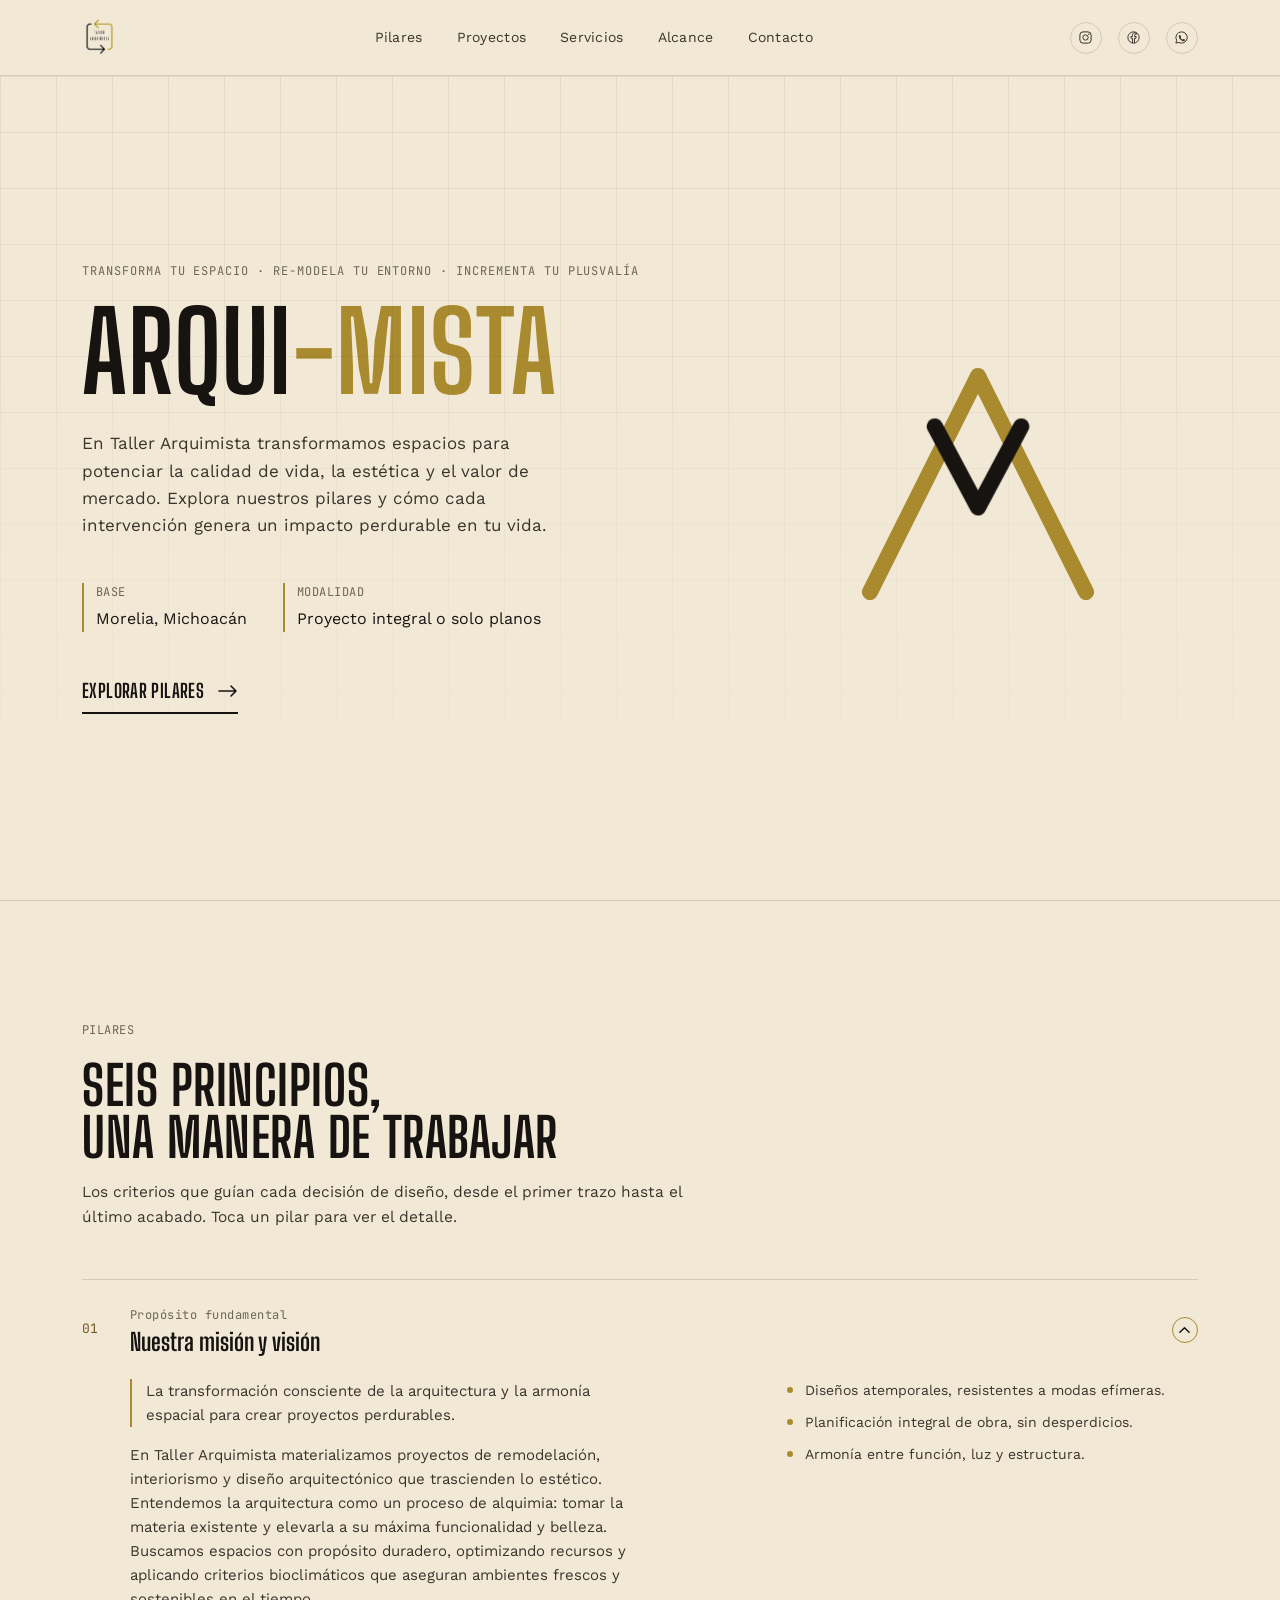
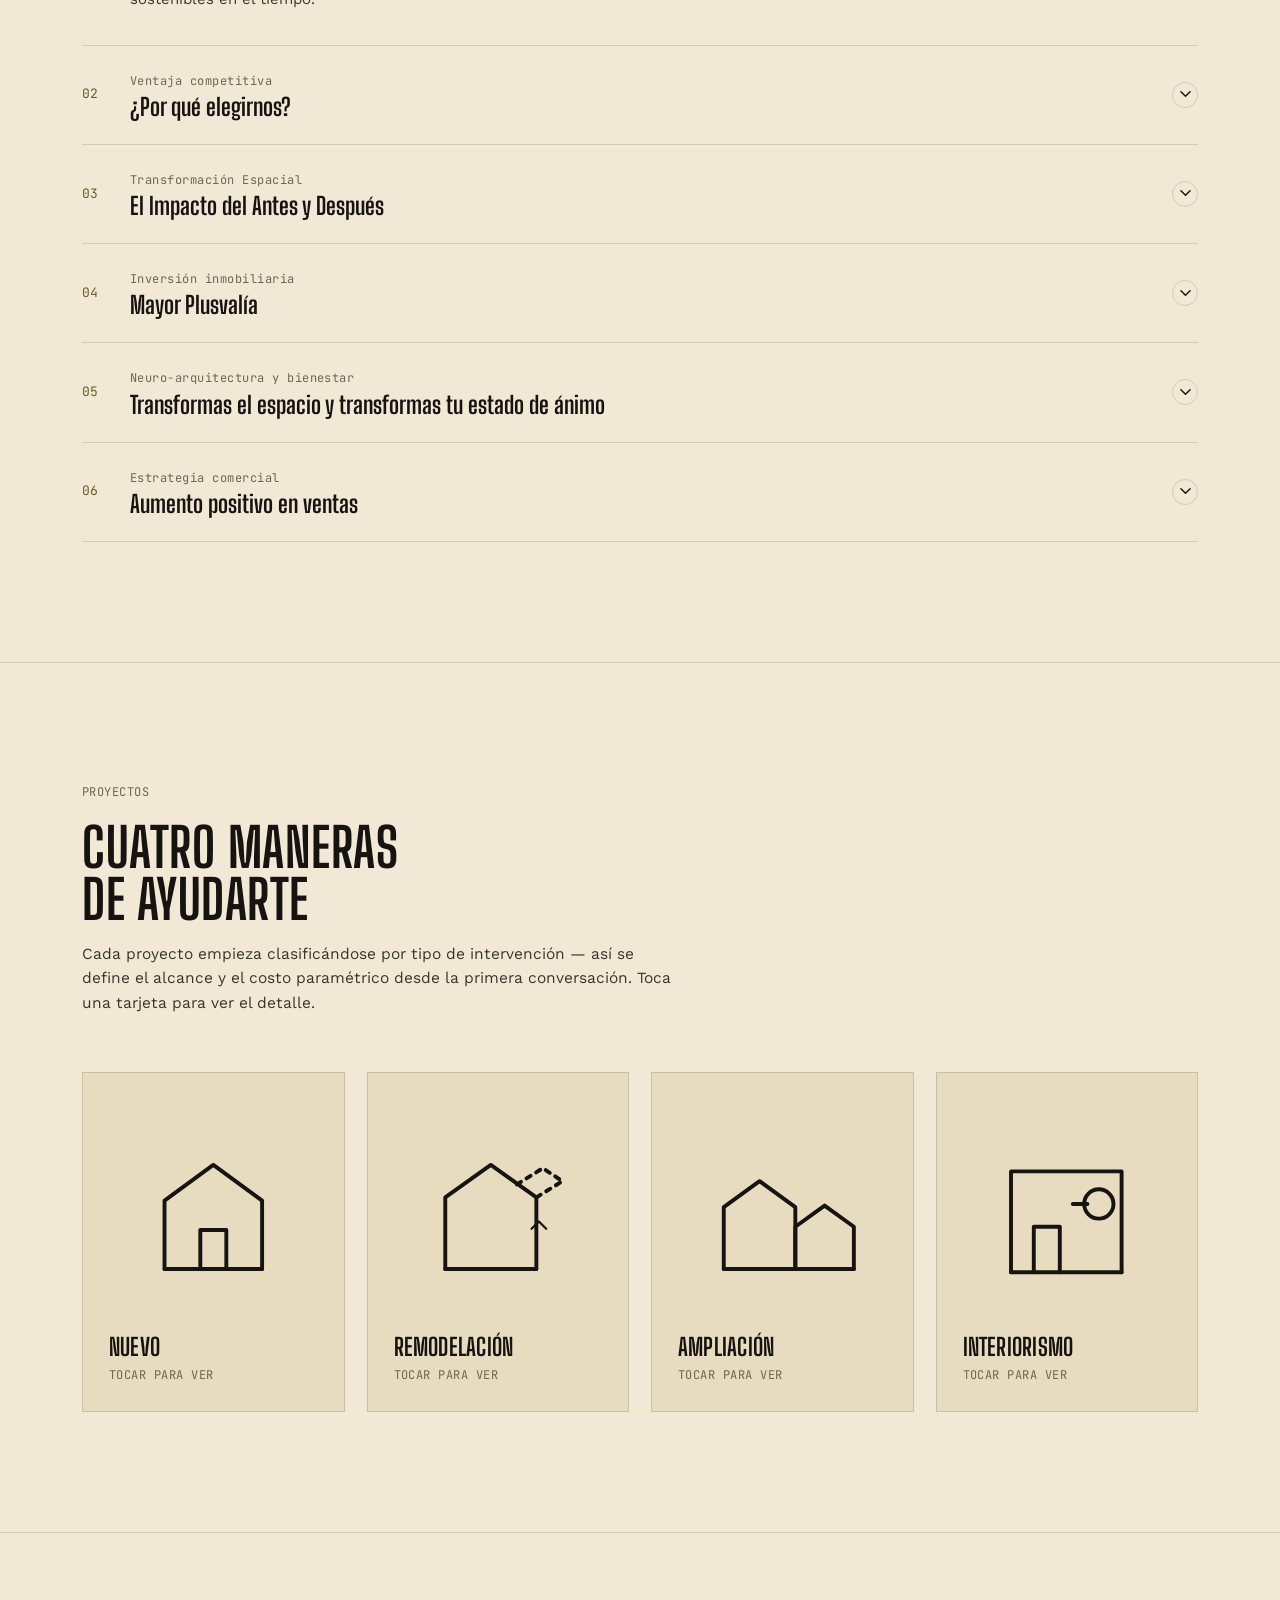
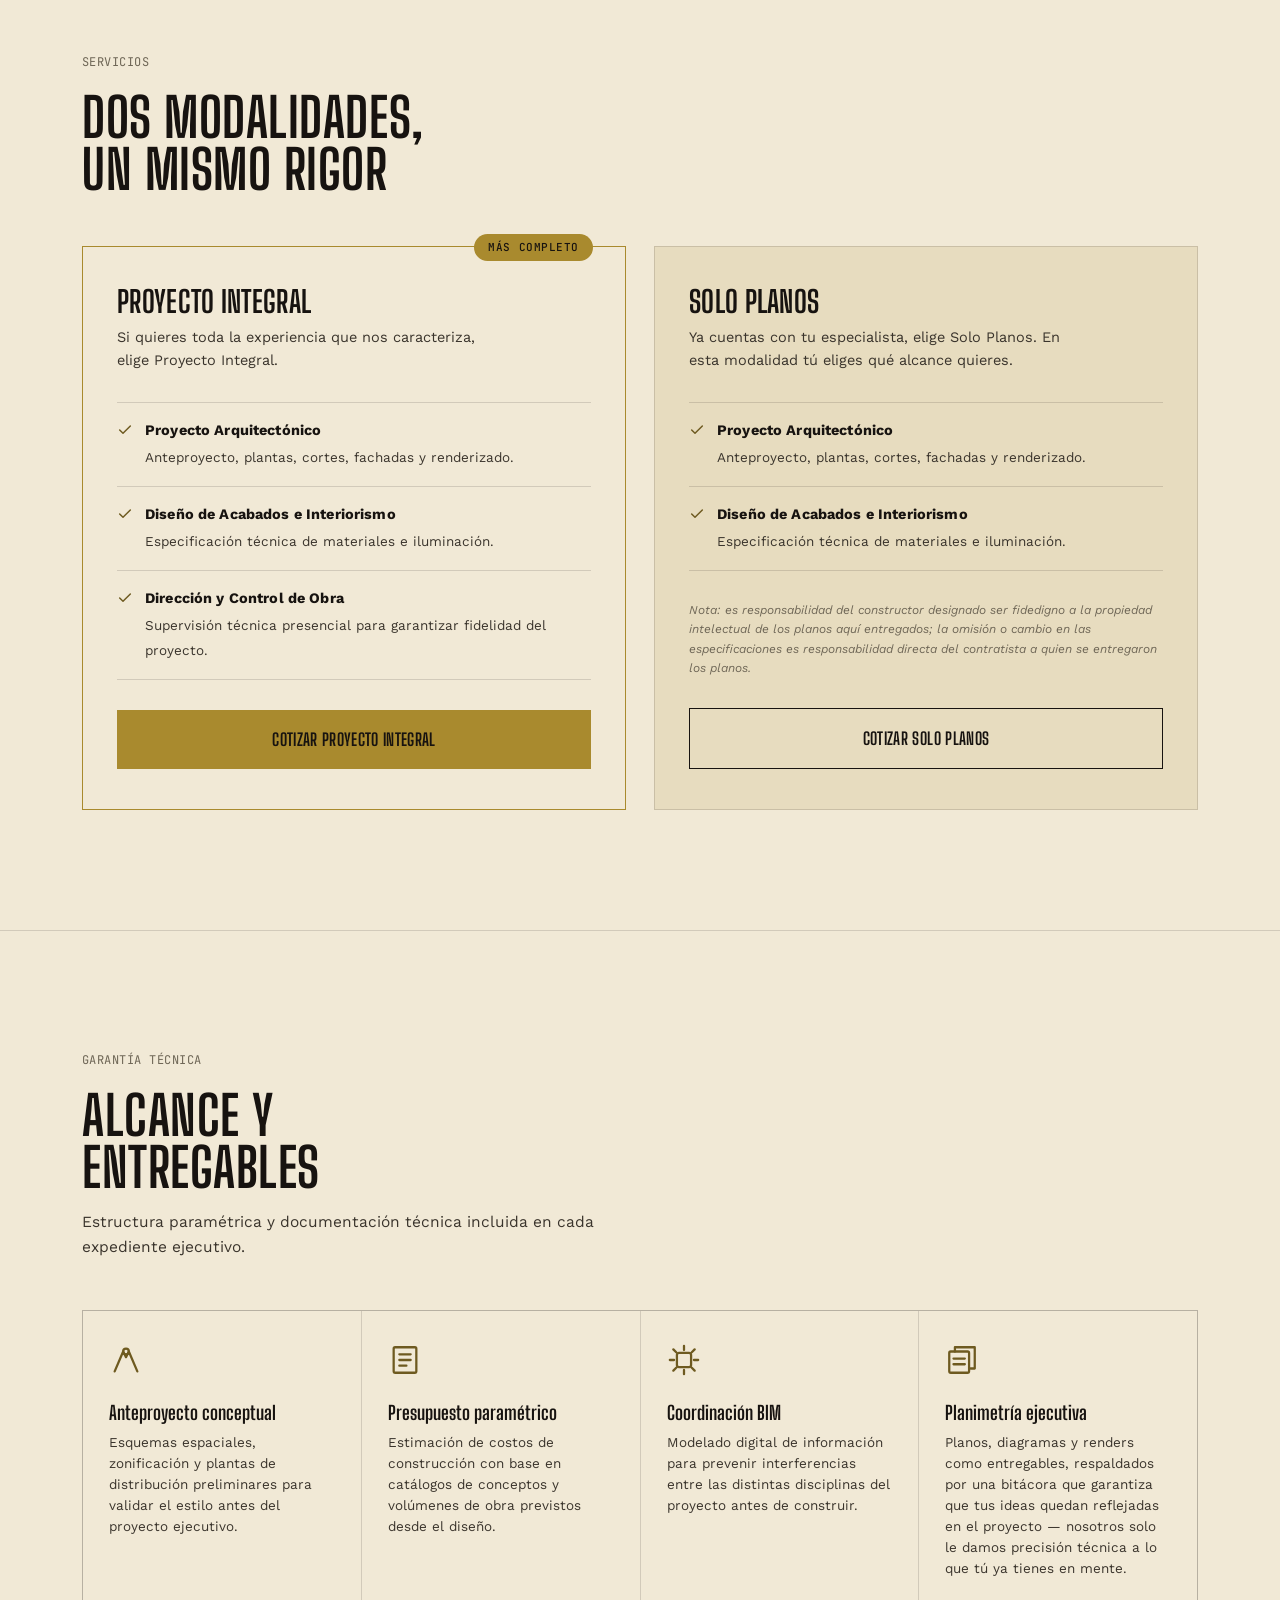
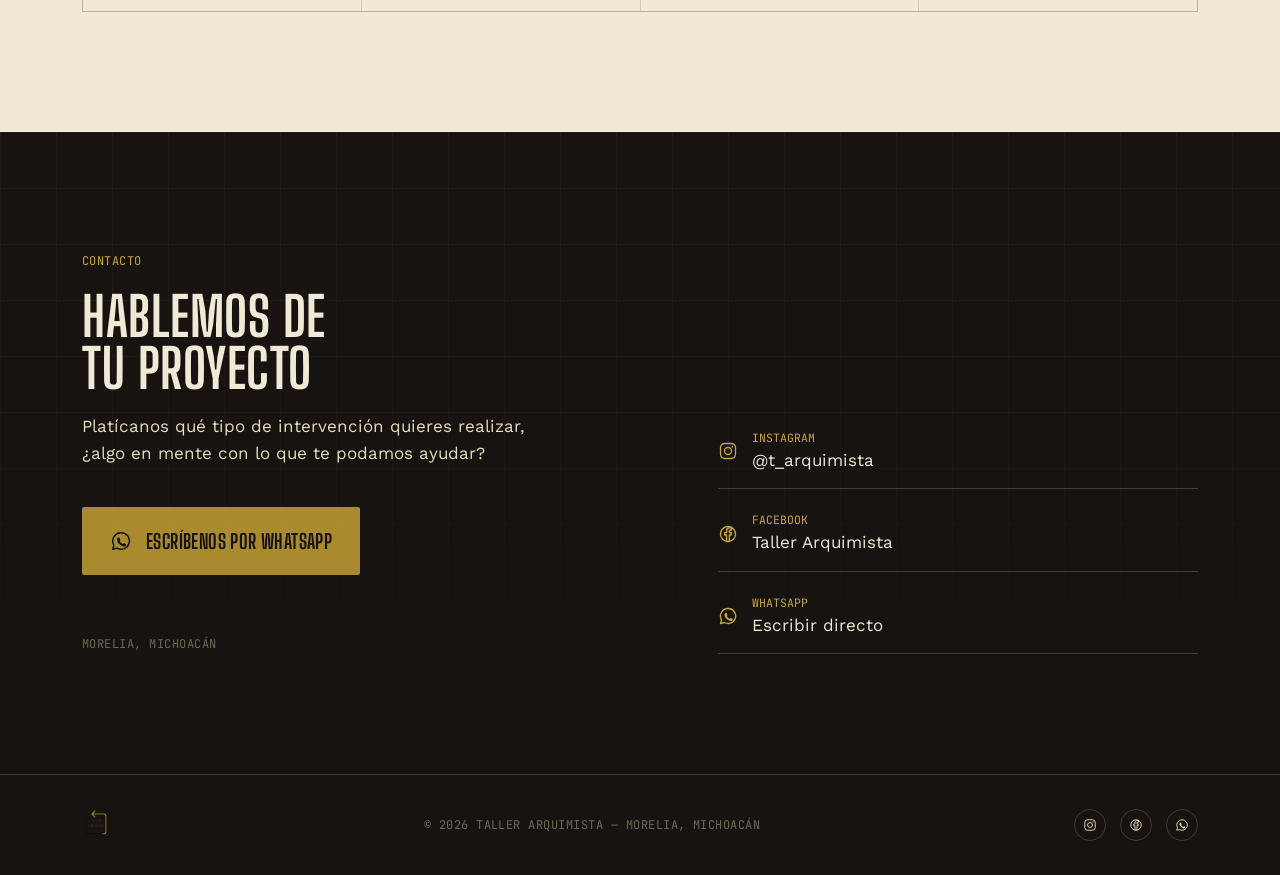
<file: index.html>
<!DOCTYPE html>
<html lang="es">
<head>
<meta charset="UTF-8">
<meta name="viewport" content="width=device-width, initial-scale=1, viewport-fit=cover">
<title>Taller Arquimista — Espacios que Transforman tu Vida</title>
<meta name="description" content="Despacho de arquitectos en Morelia. Estudio de arquitectura para remodelación residencial, diseño arquitectónico y planos, y coordinación BIM para proyectos.">
<meta name="keywords" content="despacho de arquitectos en Morelia, estudio de arquitectura Morelia, remodelación residencial en Morelia, diseño arquitectónico y planos Morelia, remodelación de casas, coordinación BIM para proyectos, ampliación de casas Morelia, arquitecto en Michoacán">
<meta name="robots" content="index, follow">
<link rel="canonical" href="https://tallerarquimista.com/">
<meta property="og:type" content="website">
<meta property="og:locale" content="es_MX">
<meta property="og:site_name" content="Taller Arquimista">
<meta property="og:title" content="Taller Arquimista — Espacios que Transforman tu Vida">
<meta property="og:description" content="Despacho de arquitectos en Morelia: remodelación residencial, diseño arquitectónico y planos, y coordinación BIM.">
<meta property="og:url" content="https://tallerarquimista.com/">
<meta name="twitter:card" content="summary">
<script type="application/ld+json">
{
  "@context": "https://schema.org",
  "@type": "LocalBusiness",
  "name": "Taller Arquimista",
  "description": "Despacho de arquitectos en Morelia especializado en remodelación residencial, diseño arquitectónico y planos, con coordinación BIM en todo el proceso.",
  "areaServed": {
    "@type": "City",
    "name": "Morelia"
  },
  "address": {
    "@type": "PostalAddress",
    "addressLocality": "Morelia",
    "addressRegion": "Michoacán",
    "addressCountry": "MX"
  },
  "telephone": "+52 443 940 2996",
  "url": "https://tallerarquimista.com/",
  "sameAs": [
    "https://www.instagram.com/t_arquimista?utm_source=qr&stkn=MW0yZG5jZ2R3bGRqaQ==",
    "https://www.facebook.com/share/1RwVtngYiR/"
  ],
  "knowsAbout": [
    "Despacho de arquitectos en Morelia",
    "Estudio de arquitectura Morelia",
    "Remodelación residencial en Morelia",
    "Diseño arquitectónico y planos Morelia",
    "Remodelación de casas",
    "Coordinación BIM para proyectos"
  ]
}
</script>
<link rel="icon" type="image/png" sizes="32x32" href="favicon-32.png">
<link rel="icon" type="image/png" sizes="16x16" href="favicon-16.png">
<link rel="shortcut icon" href="favicon.ico">
<link rel="apple-touch-icon" sizes="180x180" href="favicon-180.png">
<link rel="preconnect" href="https://fonts.googleapis.com">
<link rel="preconnect" href="https://fonts.gstatic.com" crossorigin>
<link href="https://fonts.googleapis.com/css2?family=Big+Shoulders+Display:wght@400;600;700;800&family=Work+Sans:wght@300;400;500;600&family=JetBrains+Mono:wght@400;500&display=swap" rel="stylesheet">
<link rel="stylesheet" href="styles.css">
</head>
<body>

<svg width="0" height="0" style="position:absolute">
  <symbol id="ic-ig" viewBox="0 0 24 24"><rect x="3" y="3" width="18" height="18" rx="5" fill="none" stroke="currentColor" stroke-width="1.6"/><circle cx="12" cy="12" r="4.2" fill="none" stroke="currentColor" stroke-width="1.6"/><circle cx="17.2" cy="6.8" r="1.1" fill="currentColor"/></symbol>
  <symbol id="ic-fb" viewBox="0 0 24 24"><circle cx="12" cy="12" r="9" fill="none" stroke="currentColor" stroke-width="1.6"/><path d="M13.6 21V13.2h2.2l.4-2.8h-2.6V8.6c0-.8.3-1.4 1.5-1.4h1.2V4.7c-.6-.1-1.4-.2-2.2-.2-2.3 0-3.8 1.4-3.8 3.9v2H8v2.8h2.3V21" fill="none" stroke="currentColor" stroke-width="1.6" stroke-linejoin="round"/></symbol>
  <symbol id="ic-wa" viewBox="0 0 24 24"><path d="M12 3a9 9 0 0 0-7.8 13.5L3 21l4.7-1.2A9 9 0 1 0 12 3Z" fill="none" stroke="currentColor" stroke-width="1.6" stroke-linejoin="round"/><path d="M8.3 8.6c.2-.5.5-.5.8-.5h.6c.2 0 .5 0 .7.5.3.6.9 2 .9 2.1.1.1.1.3 0 .5l-.5.7c-.1.1-.2.3-.1.5.4.7 1 1.4 1.6 1.9.6.5 1.2.8 1.5 1 .2.1.4.1.5-.1l.6-.8c.2-.2.4-.2.6-.1l1.8.9c.2.1.4.2.4.4.1.6-.1 1.3-.5 1.7-.4.5-1.3.8-2 .7-1.6-.2-3.4-1.1-4.8-2.4-1.4-1.3-2.4-3-2.7-4.5-.1-.7.1-1.5.6-2Z" fill="currentColor"/></symbol>
  <symbol id="ic-loop" viewBox="0 0 32 32"><path d="M9 20l8-8 8 8" fill="none" stroke="currentColor" stroke-width="2.4" stroke-linecap="round" stroke-linejoin="round"/></symbol>
</svg>

<header class="site-nav">
  <div class="wrap nav-inner">
    <a class="brand" href="#inicio" aria-label="Taller Arquimista — inicio">
      <img src="[data-uri]" alt="Taller Arquimista">
    </a>
    <nav>
      <ul class="nav-links">
        <li><a href="#pilares">Pilares</a></li>
        <li><a href="#proyectos">Proyectos</a></li>
        <li><a href="#servicios">Servicios</a></li>
        <li><a href="#alcance">Alcance</a></li>
        <li><a href="#contacto">Contacto</a></li>
      </ul>
    </nav>
    <div class="nav-social">
      <a href="https://www.instagram.com/t_arquimista?utm_source=qr&amp;stkn=MW0yZG5jZ2R3bGRqaQ==" target="_blank" rel="noopener" aria-label="Instagram"><svg><use href="#ic-ig"/></svg></a>
      <a href="https://www.facebook.com/share/1RwVtngYiR/" target="_blank" rel="noopener" aria-label="Facebook"><svg><use href="#ic-fb"/></svg></a>
      <a href="https://wa.me/524439402996?text=Hola%2C%20me%20gustaria%20platicar%20sobre%20mi%20proyecto." target="_blank" rel="noopener" aria-label="WhatsApp"><svg><use href="#ic-wa"/></svg></a>
    </div>
  </div>
</header>

<section class="hero" id="inicio">
  <div class="grid-bg"></div>
  <div class="wrap hero-inner">
    <div>
      <span class="mono" style="display:block; margin-bottom:18px; letter-spacing:.08em;">TRANSFORMA TU ESPACIO &middot; RE-MODELA TU ENTORNO &middot; INCREMENTA TU PLUSVAL&Iacute;A</span>
      <h1><span>Arqui<span style="color:var(--gold)">-mista</span></span></h1>
      <p class="hero-sub">En Taller Arquimista transformamos espacios para potenciar la calidad de vida, la est&eacute;tica y el valor de mercado. Explora nuestros pilares y c&oacute;mo cada intervenci&oacute;n genera un impacto perdurable en tu vida.</p>
      <div class="hero-meta">
        <div><span class="mono">BASE</span>Morelia, Michoacán</div>
        <div><span class="mono">MODALIDAD</span>Proyecto integral o solo planos</div>
      </div>
      <a class="hero-cta" href="#pilares">Explorar pilares <svg width="20" height="12" viewBox="0 0 20 12" fill="none"><path d="M1 6h17M13 1l5 5-5 5" stroke="currentColor" stroke-width="1.6" stroke-linecap="round" stroke-linejoin="round"/></svg></a>
    </div>
    <div class="hero-mark" aria-hidden="true">
      <svg viewBox="0 0 200 200">
        <g class="mark-arrows">
          <path class="stroke k stroke-draw a1" style="--len:260" d="M40 118 V70 C40 52 52 40 70 40 H150" />
          <path class="stroke k arrow-tick" d="M150 40 L128 20 M150 40 L128 60" fill="none"/>
          <path class="stroke g stroke-draw a2" style="--len:260" d="M160 82 V130 C160 148 148 160 130 160 H50" />
          <path class="stroke g arrow-tick" d="M50 160 L72 140 M50 160 L72 180" fill="none"/>
        </g>
        <g class="mark-a">
          <path class="stroke k a3" style="--len:270" d="M40 160 L100 40 L160 160" />
          <path class="stroke g a4" style="--len:150" d="M60 130 L100 70 L140 130" />
          <path class="stroke k a5" style="--len:110" d="M76 68 L100 113 L124 68" />
        </g>
      </svg>
    </div>
  </div>
</section>

<section id="pilares" class="rule">
  <div class="wrap">
    <div class="kicker"><span class="mono">PILARES</span></div>
    <h2 class="title">Seis principios,<br>una manera de trabajar</h2>
    <p class="proyectos-note">Los criterios que guían cada decisión de diseño, desde el primer trazo hasta el último acabado. Toca un pilar para ver el detalle.</p>

    <div class="pilares-list" id="pilares-list">

      <div class="pilar open">
        <button class="pilar-head">
          <span class="num">01</span>
          <span class="heads"><span class="mono sub">Propósito fundamental</span><h3>Nuestra misión y visión</h3></span>
          <span class="chev"><svg viewBox="0 0 12 8" fill="none"><path d="M1 1l5 5 5-5" stroke="currentColor" stroke-width="1.6" stroke-linecap="round" stroke-linejoin="round"/></svg></span>
        </button>
        <div class="pilar-body"><div class="pilar-body-inner">
          <div>
            <p class="pilar-summary">La transformación consciente de la arquitectura y la armonía espacial para crear proyectos perdurables.</p>
            <p>En Taller Arquimista materializamos proyectos de remodelación, interiorismo y diseño arquitectónico que trascienden lo estético. Entendemos la arquitectura como un proceso de alquimia: tomar la materia existente y elevarla a su máxima funcionalidad y belleza. Buscamos espacios con propósito duradero, optimizando recursos y aplicando criterios bioclimáticos que aseguran ambientes frescos y sostenibles en el tiempo.</p>
          </div>
          <ul>
            <li>Diseños atemporales, resistentes a modas efímeras.</li>
            <li>Planificación integral de obra, sin desperdicios.</li>
            <li>Armonía entre función, luz y estructura.</li>
          </ul>
        </div></div>
      </div>

      <div class="pilar">
        <button class="pilar-head">
          <span class="num">02</span>
          <span class="heads"><span class="mono sub">Ventaja competitiva</span><h3>¿Por qué elegirnos?</h3></span>
          <span class="chev"><svg viewBox="0 0 12 8" fill="none"><path d="M1 1l5 5 5-5" stroke="currentColor" stroke-width="1.6" stroke-linecap="round" stroke-linejoin="round"/></svg></span>
        </button>
        <div class="pilar-body"><div class="pilar-body-inner">
          <div>
            <p class="pilar-summary">Experiencia técnica, rigor en la coordinación BIM y atención meticulosa al detalle constructivo.</p>
            <p>Trabajar con Taller Arquimista es trabajar con un equipo que fusiona el diseño arquitectónico con una coordinación técnica rigurosa. Empleamos metodología BIM para anticipar interferencias entre disciplinas antes de la primera piedra, con una gestión transparente que reduce imprevistos y sobrecostos en obra.</p>
          </div>
          <ul>
            <li>Supervisión de obra de alta fidelidad.</li>
            <li>Presupuestos claros y desglosados.</li>
            <li>Cero improvisaciones constructivas.</li>
          </ul>
        </div></div>
      </div>

      <div class="pilar">
        <button class="pilar-head">
          <span class="num">03</span>
          <span class="heads"><span class="mono sub">Transformación Espacial</span><h3>El Impacto del Antes y Después</h3></span>
          <span class="chev"><svg viewBox="0 0 12 8" fill="none"><path d="M1 1l5 5 5-5" stroke="currentColor" stroke-width="1.6" stroke-linecap="round" stroke-linejoin="round"/></svg></span>
        </button>
        <div class="pilar-body"><div class="pilar-body-inner">
          <div>
            <p class="pilar-summary">Optimización del flujo de circulación, apertura a la luz natural y máximo aprovechamiento del área útil.</p>
            <p>Un plano mal resuelto fragmenta la convivencia y genera rincones sin uso. Mediante la redistribución arquitectónica eliminamos barreras innecesarias, integramos zonas sociales y canalizamos la luz natural hacia las áreas de mayor permanencia — el resultado es una sensación inmediata de amplitud y funcionalidad.</p>
          </div>
          <ul>
            <li>Mayor percepción de amplitud.</li>
            <li>Captación de luz natural constante.</li>
            <li>Ergonomía adaptada a dinámicas reales.</li>
          </ul>
        </div></div>
      </div>

      <div class="pilar">
        <button class="pilar-head">
          <span class="num">04</span>
          <span class="heads"><span class="mono sub">Inversión inmobiliaria</span><h3>Mayor Plusvalía</h3></span>
          <span class="chev"><svg viewBox="0 0 12 8" fill="none"><path d="M1 1l5 5 5-5" stroke="currentColor" stroke-width="1.6" stroke-linecap="round" stroke-linejoin="round"/></svg></span>
        </button>
        <div class="pilar-body"><div class="pilar-body-inner">
          <div>
            <p class="pilar-summary">Maximización del valor comercial mediante la reintegración espacial estratégica.</p>
            <p>Actualizar un inmueble a los estándares de habitabilidad y estética actuales multiplica su atractivo frente a la oferta convencional. Cada peso invertido en una redistribución inteligente y acabados duraderos se traduce en un incremento del valor por metro cuadrado.</p>
          </div>
          <ul>
            <li>Aumento en el avalúo comercial.</li>
            <li>Menor tiempo en catálogo de venta.</li>
            <li>Mayor atracción de compradores.</li>
          </ul>
        </div></div>
      </div>

      <div class="pilar">
        <button class="pilar-head">
          <span class="num">05</span>
          <span class="heads"><span class="mono sub">Neuro-arquitectura y bienestar</span><h3>Transformas el espacio y transformas tu estado de ánimo</h3></span>
          <span class="chev"><svg viewBox="0 0 12 8" fill="none"><path d="M1 1l5 5 5-5" stroke="currentColor" stroke-width="1.6" stroke-linecap="round" stroke-linejoin="round"/></svg></span>
        </button>
        <div class="pilar-body"><div class="pilar-body-inner">
          <div>
            <p class="pilar-summary">Psicología ambiental aplicada para reducir el estrés y nutrir el estado de ánimo.</p>
            <p>El entorno construido influye en el ritmo circadiano y en los niveles de concentración: espacios saturados o sin luz natural aumentan la fatiga mental. Elegimos texturas cálidas, ventilación cruzada y ritmos lumínicos que favorecen el descanso y la concentración.</p>
          </div>
          <ul>
            <li>Confort térmico y acústico.</li>
            <li>Iluminación regulada por ritmos biológicos.</li>
            <li>Texturas naturales que reducen el estrés.</li>
          </ul>
        </div></div>
      </div>

      <div class="pilar">
        <button class="pilar-head">
          <span class="num">06</span>
          <span class="heads"><span class="mono sub">Estrategia comercial</span><h3>Aumento positivo en ventas</h3></span>
          <span class="chev"><svg viewBox="0 0 12 8" fill="none"><path d="M1 1l5 5 5-5" stroke="currentColor" stroke-width="1.6" stroke-linecap="round" stroke-linejoin="round"/></svg></span>
        </button>
        <div class="pilar-body"><div class="pilar-body-inner">
          <div>
            <p class="pilar-summary">Diseño pensado para acelerar la absorción inmobiliaria en desarrollos residenciales y comerciales.</p>
            <p>Para inversionistas, desarrolladores, y emprendedores a menor escala (Boutiques, Panaderías, Estéticas, Restaurantes, Etc.) la arquitectura es una herramienta de ventas: un espacio bien resuelto destaca de inmediato en plataformas digitales y recorridos presenciales, reduciendo los tiempos de colocación en el mercado.</p>
          </div>
          <ul>
            <li>Diseño optimizado para fotografía comercial.</li>
            <li>Diferenciación frente a desarrollos genéricos.</li>
            <li>Menor costo financiero por inventario detenido.</li>
          </ul>
        </div></div>
      </div>

    </div>
  </div>
</section>

<section id="proyectos" class="rule">
  <div class="wrap">
    <div class="kicker"><span class="mono">PROYECTOS</span></div>
    <h2 class="title">Cuatro Maneras<br>de Ayudarte</h2>
    <p class="proyectos-note">Cada proyecto empieza clasificándose por tipo de intervención — así se define el alcance y el costo paramétrico desde la primera conversación. Toca una tarjeta para ver el detalle.</p>

    <div class="cards">

      <div class="card" tabindex="0" role="button" aria-label="Nuevo — ver detalle">
        <div class="card-inner">
          <div class="card-face card-front">
            <div class="icon"><svg viewBox="0 0 100 100" stroke-linecap="round" stroke-linejoin="round"><path d="M20 82V40l30-22 30 22v42"/><path d="M20 82h60"/><path d="M42 82V58h16v24"/></svg></div>
            <h3>Nuevo</h3>
            <span class="tap mono">TOCAR PARA VER</span>
          </div>
          <div class="card-face card-back">
            <div>
              <h3>Nuevo</h3>
              <p>Construcción desde cero: levantamiento topográfico, programa arquitectónico y proyecto ejecutivo completo, coordinado entre las tres disciplinas.</p>
            </div>
            <a class="wa-link" href="https://wa.me/524439402996?text=Hola%2C%20me%20interesa%20cotizar%20un%20proyecto%20Nuevo." target="_blank" rel="noopener">Cotizar <svg><use href="#ic-wa"/></svg></a>
          </div>
        </div>
      </div>

      <div class="card" tabindex="0" role="button" aria-label="Remodelación — ver detalle">
        <div class="card-inner">
          <div class="card-face card-front">
            <div class="icon"><svg viewBox="0 0 100 100" stroke-linecap="round" stroke-linejoin="round"><path d="M18 82V38l28-20 28 20v44"/><path d="M18 82h56"/><path d="M62 30l16-10 12 8-16 10" stroke-dasharray="3 4"/><use href="#ic-loop" x="66" y="46" width="18" height="18"/></svg></div>
            <h3>Remodelación</h3>
            <span class="tap mono">TOCAR PARA VER</span>
          </div>
          <div class="card-face card-back">
            <div>
              <h3>Remodelación</h3>
              <p>Intervención sobre lo existente: diagnóstico en sitio, conservación de lo que funciona y rediseño de lo que ya no responde al uso actual.</p>
            </div>
            <a class="wa-link" href="https://wa.me/524439402996?text=Hola%2C%20me%20interesa%20cotizar%20una%20Remodelacion." target="_blank" rel="noopener">Cotizar <svg><use href="#ic-wa"/></svg></a>
          </div>
        </div>
      </div>

      <div class="card" tabindex="0" role="button" aria-label="Ampliación — ver detalle">
        <div class="card-inner">
          <div class="card-face card-front">
            <div class="icon"><svg viewBox="0 0 100 100" stroke-linecap="round" stroke-linejoin="round"><path d="M14 82V44l22-16 22 16v38"/><path d="M14 82h48"/><path d="M58 82V56l18-13 18 13v26"/><path d="M58 82h36"/></svg></div>
            <h3>Ampliación</h3>
            <span class="tap mono">TOCAR PARA VER</span>
          </div>
          <div class="card-face card-back">
            <div>
              <h3>Ampliación</h3>
              <p>Crecimiento planeado: proyecto nuevo anexo a la construcción existente, coordinando cada disciplina en conjunto con lo ya construido.</p>
            </div>
            <a class="wa-link" href="https://wa.me/524439402996?text=Hola%2C%20me%20interesa%20cotizar%20una%20Ampliacion." target="_blank" rel="noopener">Cotizar <svg><use href="#ic-wa"/></svg></a>
          </div>
        </div>
      </div>

      <div class="card" tabindex="0" role="button" aria-label="Interiorismo — ver detalle">
        <div class="card-inner">
          <div class="card-face card-front">
            <div class="icon"><svg viewBox="0 0 100 100" stroke-linecap="round" stroke-linejoin="round"><path d="M16 84V22h68v62"/><path d="M16 84h68"/><path d="M30 84V56h16v28"/><circle cx="70" cy="42" r="9"/><path d="M63 42h-9"/></svg></div>
            <h3>Interiorismo</h3>
            <span class="tap mono">TOCAR PARA VER</span>
          </div>
          <div class="card-face card-back">
            <div>
              <h3>Interiorismo</h3>
              <p>Selección y especificación de acabados y mobiliario, alineada al proyecto arquitectónico desde el planteamiento inicial.</p>
            </div>
            <a class="wa-link" href="https://wa.me/524439402996?text=Hola%2C%20me%20interesa%20cotizar%20Interiorismo%20/%20acabados." target="_blank" rel="noopener">Cotizar <svg><use href="#ic-wa"/></svg></a>
          </div>
        </div>
      </div>

    </div>
  </div>
</section>

<section id="servicios" class="rule">
  <div class="wrap">
    <div class="kicker"><span class="mono">SERVICIOS</span></div>
    <h2 class="title">Dos modalidades,<br>un mismo rigor</h2>

    <div class="modalities-grid">

      <div class="modality-card featured">
        <span class="modality-badge">MÁS COMPLETO</span>
        <h3 class="modality-title">Proyecto Integral</h3>
        <p class="modality-desc">Si quieres toda la experiencia que nos caracteriza, elige Proyecto Integral.</p>
        <ul class="modality-list">
          <li>
            <svg viewBox="0 0 24 24" stroke-linecap="round" stroke-linejoin="round"><path d="M4 12l5 5L20 6"/></svg>
            <span class="txt"><strong>Proyecto Arquitectónico</strong><span>Anteproyecto, plantas, cortes, fachadas y renderizado.</span></span>
          </li>
          <li>
            <svg viewBox="0 0 24 24" stroke-linecap="round" stroke-linejoin="round"><path d="M4 12l5 5L20 6"/></svg>
            <span class="txt"><strong>Diseño de Acabados e Interiorismo</strong><span>Especificación técnica de materiales e iluminación.</span></span>
          </li>
          <li>
            <svg viewBox="0 0 24 24" stroke-linecap="round" stroke-linejoin="round"><path d="M4 12l5 5L20 6"/></svg>
            <span class="txt"><strong>Dirección y Control de Obra</strong><span>Supervisión técnica presencial para garantizar fidelidad del proyecto.</span></span>
          </li>
        </ul>
        <a class="modality-cta solid" href="https://wa.me/524439402996?text=Hola%2C%20me%20interesa%20la%20modalidad%20Proyecto%20Integral." target="_blank" rel="noopener">Cotizar Proyecto Integral</a>
      </div>

      <div class="modality-card">
        <h3 class="modality-title">Solo Planos</h3>
        <p class="modality-desc">Ya cuentas con tu especialista, elige Solo Planos. En esta modalidad tú eliges qué alcance quieres.</p>
        <ul class="modality-list">
          <li>
            <svg viewBox="0 0 24 24" stroke-linecap="round" stroke-linejoin="round"><path d="M4 12l5 5L20 6"/></svg>
            <span class="txt"><strong>Proyecto Arquitectónico</strong><span>Anteproyecto, plantas, cortes, fachadas y renderizado.</span></span>
          </li>
          <li>
            <svg viewBox="0 0 24 24" stroke-linecap="round" stroke-linejoin="round"><path d="M4 12l5 5L20 6"/></svg>
            <span class="txt"><strong>Diseño de Acabados e Interiorismo</strong><span>Especificación técnica de materiales e iluminación.</span></span>
          </li>
        </ul>
        <p class="modality-note">Nota: es responsabilidad del constructor designado ser fidedigno a la propiedad intelectual de los planos aquí entregados; la omisión o cambio en las especificaciones es responsabilidad directa del contratista a quien se entregaron los planos.</p>
        <a class="modality-cta outline" href="https://wa.me/524439402996?text=Hola%2C%20me%20interesa%20la%20modalidad%20Solo%20Planos." target="_blank" rel="noopener">Cotizar Solo Planos</a>
      </div>

    </div>
  </div>
</section>

<section id="alcance" class="rule">
  <div class="wrap">
    <div class="kicker"><span class="mono">GARANTÍA TÉCNICA</span></div>
    <h2 class="title">Alcance y<br>entregables</h2>
    <p class="proyectos-note">Estructura paramétrica y documentación técnica incluida en cada expediente ejecutivo.</p>

    <div class="alcance-grid">
      <div class="alcance-card">
        <svg viewBox="0 0 24 24" stroke-linecap="round" stroke-linejoin="round"><path d="M4 20l6-14 2 4 2-4 6 14"/><circle cx="12" cy="6" r="2"/></svg>
        <h3>Anteproyecto conceptual</h3>
        <p>Esquemas espaciales, zonificación y plantas de distribución preliminares para validar el estilo antes del proyecto ejecutivo.</p>
      </div>
      <div class="alcance-card">
        <svg viewBox="0 0 24 24" stroke-linecap="round" stroke-linejoin="round"><rect x="4" y="3" width="16" height="18" rx="1"/><path d="M8 8h8M8 12h8M8 16h5"/></svg>
        <h3>Presupuesto paramétrico</h3>
        <p>Estimación de costos de construcción con base en catálogos de conceptos y volúmenes de obra previstos desde el diseño.</p>
      </div>
      <div class="alcance-card">
        <svg viewBox="0 0 24 24" stroke-linecap="round" stroke-linejoin="round"><rect x="7" y="7" width="10" height="10" rx="1.5"/><path d="M12 2v3M12 19v3M2 12h3M19 12h3M4.5 4.5l2 2M17.5 17.5l2 2M19.5 4.5l-2 2M6.5 17.5l-2 2"/></svg>
        <h3>Coordinación BIM</h3>
        <p>Modelado digital de información para prevenir interferencias entre las distintas disciplinas del proyecto antes de construir.</p>
      </div>
      <div class="alcance-card">
        <svg viewBox="0 0 24 24" stroke-linecap="round" stroke-linejoin="round"><rect x="3" y="6" width="14" height="15" rx="1"/><path d="M7 6V3h14v15h-3"/><path d="M6 11h8M6 15h8"/></svg>
        <h3>Planimetría ejecutiva</h3>
        <p>Planos, diagramas y renders como entregables, respaldados por una bitácora que garantiza que tus ideas quedan reflejadas en el proyecto — nosotros solo le damos precisión técnica a lo que tú ya tienes en mente.</p>
      </div>
    </div>
  </div>
</section>

<section id="contacto" class="contacto">
  <div class="grid-bg"></div>
  <div class="wrap contacto-grid">
    <div>
      <div class="kicker"><span class="mono" style="color:var(--gold-bright)">CONTACTO</span></div>
      <h2 class="title">Hablemos de<br>tu proyecto</h2>
      <p class="lead">Platícanos qué tipo de intervención quieres realizar, ¿algo en mente con lo que te podamos ayudar?</p>
      <a class="wa-button" href="https://wa.me/524439402996?text=Hola%2C%20me%20gustaria%20platicar%20sobre%20mi%20proyecto." target="_blank" rel="noopener">
        <svg><use href="#ic-wa"/></svg>
        Escríbenos por WhatsApp
      </a>
      <div class="coords">
        <span class="mono">MORELIA, MICHOACÁN</span>
      </div>
    </div>
    <div class="contact-list">
      <a href="https://www.instagram.com/t_arquimista?utm_source=qr&amp;stkn=MW0yZG5jZ2R3bGRqaQ==" target="_blank" rel="noopener">
        <svg><use href="#ic-ig"/></svg>
        <span><span class="lbl">INSTAGRAM</span><span class="val">@t_arquimista</span></span>
      </a>
      <a href="https://www.facebook.com/share/1RwVtngYiR/" target="_blank" rel="noopener">
        <svg><use href="#ic-fb"/></svg>
        <span><span class="lbl">FACEBOOK</span><span class="val">Taller Arquimista</span></span>
      </a>
      <a href="https://wa.me/524439402996?text=Hola%2C%20me%20gustaria%20platicar%20sobre%20mi%20proyecto." target="_blank" rel="noopener">
        <svg><use href="#ic-wa"/></svg>
        <span><span class="lbl">WHATSAPP</span><span class="val">Escribir directo</span></span>
      </a>
    </div>
  </div>
</section>

<footer>
  <div class="wrap footer-inner">
    <img src="[data-uri]" alt="Taller Arquimista">
    <span class="mono">&copy; 2026 TALLER ARQUIMISTA — MORELIA, MICHOACÁN</span>
    <div class="footer-social">
      <a href="https://www.instagram.com/t_arquimista?utm_source=qr&amp;stkn=MW0yZG5jZ2R3bGRqaQ==" target="_blank" rel="noopener" aria-label="Instagram"><svg><use href="#ic-ig"/></svg></a>
      <a href="https://www.facebook.com/share/1RwVtngYiR/" target="_blank" rel="noopener" aria-label="Facebook"><svg><use href="#ic-fb"/></svg></a>
      <a href="https://wa.me/524439402996?text=Hola%2C%20me%20gustaria%20platicar%20sobre%20mi%20proyecto." target="_blank" rel="noopener" aria-label="WhatsApp"><svg><use href="#ic-wa"/></svg></a>
    </div>
  </div>
</footer>

<script src="script.js"></script>
</body>
</html>
</file>
<file: styles.css>
:root{
    --ink:#171310;
    --ink-soft:#3A342C;
    --paper:#F1E9D6;
    --paper-deep:#E7DCBF;
    --gold:#A98A2E;
    --gold-bright:#C9A63C;
    --gold-deep:#6E5A20;
    --stone:#6E6656;
    --line:rgba(23,19,16,0.14);
    --line-on-ink:rgba(241,233,214,0.18);
    --radius:2px;
    --maxw:1180px;
    --nav-h:76px;
  }
  :root:not([data-theme="light"]){ }
  @media (prefers-color-scheme: dark){
    :root:not([data-theme="light"]){
      --ink:#171310; --ink-soft:#3A342C; --paper:#F1E9D6; --paper-deep:#E7DCBF;
      --gold:#A98A2E; --gold-bright:#C9A63C; --gold-deep:#6E5A20; --stone:#6E6656;
      --line:rgba(23,19,16,0.14); --line-on-ink:rgba(241,233,214,0.18);
    }
  }
  :root[data-theme="dark"]{
    --ink:#171310; --ink-soft:#3A342C; --paper:#F1E9D6; --paper-deep:#E7DCBF;
    --gold:#A98A2E; --gold-bright:#C9A63C; --gold-deep:#6E5A20; --stone:#6E6656;
    --line:rgba(23,19,16,0.14); --line-on-ink:rgba(241,233,214,0.18);
  }

  *{box-sizing:border-box; margin:0; padding:0;}
  html{
    scroll-behavior:smooth;
    scroll-padding-top: calc(var(--nav-h) + env(safe-area-inset-top,0px));
  }
  body{
    background:var(--paper);
    color:var(--ink);
    font-family:'Work Sans', system-ui, sans-serif;
    font-weight:400;
    line-height:1.6;
    -webkit-font-smoothing:antialiased;
    overflow-x:hidden;
    padding-top:env(safe-area-inset-top,0px);
    padding-bottom:env(safe-area-inset-bottom,0px);
  }
  img{max-width:100%; display:block;}
  a{color:inherit; text-decoration:none;}
  button{color:inherit; font:inherit; background:none; border:none;}

  .wrap{max-width:var(--maxw); margin:0 auto; padding:0 32px;}
  @media (max-width:640px){ .wrap{padding:0 22px;} }

  h1,h2,h3{
    font-family:'Big Shoulders Display', system-ui, sans-serif;
    font-weight:700;
    letter-spacing:0.01em;
    line-height:0.96;
    text-transform:uppercase;
  }

  .mono{
    font-family:'JetBrains Mono', ui-monospace, monospace;
    font-size:12px;
    letter-spacing:0.04em;
    color:var(--stone);
  }

  /* faint blueprint grid texture */
  .grid-bg{
    position:absolute; inset:0; pointer-events:none;
    background-image:
      linear-gradient(var(--line) 1px, transparent 1px),
      linear-gradient(90deg, var(--line) 1px, transparent 1px);
    background-size:56px 56px;
    opacity:0.5;
    -webkit-mask-image:linear-gradient(180deg, black, transparent 92%);
    mask-image:linear-gradient(180deg, black, transparent 92%);
  }

  /* ---------- NAV ---------- */
  header.site-nav{
    position:sticky; top:0; z-index:100;
    height:var(--nav-h);
    display:flex; align-items:center;
    background:rgba(241,233,214,0.86);
    backdrop-filter:blur(10px);
    -webkit-backdrop-filter:blur(10px);
    border-bottom:1px solid var(--line);
  }
  .nav-inner{
    width:100%; display:flex; align-items:center; justify-content:space-between; gap:24px;
  }
  .brand{display:flex; align-items:center; gap:10px;}
  .brand img{height:38px; width:auto;}
  .nav-links{
    display:flex; gap:34px; list-style:none;
    font-size:14px; letter-spacing:0.02em;
  }
  .nav-links a{
    position:relative; padding:4px 0; color:var(--ink-soft);
    transition:color .2s ease;
  }
  .nav-links a::after{
    content:""; position:absolute; left:0; right:100%; bottom:0; height:1px;
    background:var(--gold); transition:right .25s ease;
  }
  .nav-links a:hover{color:var(--ink);}
  .nav-links a:hover::after{right:0;}
  .nav-social{display:flex; align-items:center; gap:16px;}
  .nav-social a{
    width:32px; height:32px; display:flex; align-items:center; justify-content:center;
    border:1px solid var(--line); border-radius:50%;
    color:var(--ink-soft); transition:.2s ease;
  }
  .nav-social a:hover{border-color:var(--gold); color:var(--gold-deep); transform:translateY(-1px);}
  .nav-social svg{width:15px; height:15px;}
  .nav-burger{display:none;}
  @media (max-width:860px){
    .nav-links{display:none;}
    .nav-burger{
      display:flex; width:38px; height:38px; border:1px solid var(--line);
      align-items:center; justify-content:center; border-radius:50%; background:none;
      cursor:pointer;
    }
  }

  /* ---------- HERO ---------- */
  .hero{
    position:relative;
    min-height:calc(100svh - var(--nav-h));
    display:flex; align-items:center;
    overflow:hidden;
  }
  .hero-inner{
    width:100%; display:grid; grid-template-columns:1.3fr 0.9fr; gap:40px; align-items:center;
    padding-top:56px; padding-bottom:56px;
  }
  .hero h1{
    font-size:clamp(56px, 8.6vw, 118px);
    color:var(--ink);
  }
  .hero h1 > span{display:block;}
  .hero-sub{
    margin-top:26px; max-width:46ch; font-size:17px; color:var(--ink-soft);
  }
  .hero-meta{
    margin-top:44px; display:flex; gap:36px; flex-wrap:wrap;
  }
  .hero-meta div{border-left:2px solid var(--gold); padding-left:12px;}
  .hero-meta .mono{display:block; margin-bottom:4px;}
  .hero-cta{
    margin-top:44px; display:inline-flex; align-items:center; gap:14px;
    font-family:'Big Shoulders Display', sans-serif; font-weight:700; font-size:19px;
    text-transform:uppercase; letter-spacing:.02em;
    padding-bottom:6px; border-bottom:2px solid var(--ink); cursor:pointer;
    transition:border-color .2s ease, color .2s ease, gap .2s ease;
  }
  .hero-cta:hover{gap:20px; border-color:var(--gold); color:var(--gold-deep);}

  .hero-mark{
    position:relative; justify-self:center;
    width:min(360px, 90%); aspect-ratio:1;
  }
  .hero-mark svg{width:100%; height:100%; overflow:visible;}
  .hero-mark .stroke{
    fill:none; stroke-linecap:round; stroke-linejoin:round;
  }
  .hero-mark .k{stroke:var(--ink); stroke-width:9;}
  .hero-mark .g{stroke:var(--gold);  stroke-width:9;}

  .mark-arrows, .mark-a{ transform-origin:100px 100px; }
  .mark-arrows{ animation: markExit .45s cubic-bezier(.4,0,.2,1) forwards; animation-delay:1.5s; }
  .mark-a{ opacity:0; animation: markEnter .55s cubic-bezier(.4,0,.2,1) forwards; animation-delay:1.6s; }

  .stroke-draw{
    stroke-dasharray: var(--len);
    stroke-dashoffset: var(--len);
    animation: draw .9s cubic-bezier(.4,0,.2,1) forwards;
  }
  .stroke-draw.a2{ animation-delay:.2s; }
  .arrow-tick{ opacity:0; animation: tickIn .2s ease forwards; animation-delay:.8s; }

  /* Etapa 3: la V dorada grande (a3) se queda en su lugar y solo recolorea a dorado;
     la linea chica dorada (a4) se desvanece; entra una V negra grande nueva (a5),
     mas grande y mas baja, cruzando la dorada — "dos compases encontrados". */
  .a3{
    stroke-dasharray:var(--len); stroke-dashoffset:var(--len);
    animation:
      draw .55s cubic-bezier(.4,0,.2,1) forwards 1.6s,
      toGold .5s cubic-bezier(.4,0,.2,1) forwards 2.8s;
  }
  .a4{
    stroke-dasharray:var(--len); stroke-dashoffset:var(--len);
    animation:
      draw .55s cubic-bezier(.4,0,.2,1) forwards 1.75s,
      fadeOut .3s ease forwards 2.8s;
  }
  .a5{
    stroke-dasharray:var(--len); stroke-dashoffset:var(--len);
    animation: draw .5s cubic-bezier(.4,0,.2,1) forwards 2.9s;
  }

  @keyframes draw{ to{ stroke-dashoffset:0; } }
  @keyframes tickIn{ to{ opacity:1; } }
  @keyframes markExit{
    from{ opacity:1; transform:scale(1) rotate(0deg); }
    to{ opacity:0; transform:scale(.82) rotate(10deg); }
  }
  @keyframes markEnter{
    from{ opacity:0; transform:scale(1.12) rotate(-8deg); }
    to{ opacity:1; transform:scale(1) rotate(0deg); }
  }
  @keyframes toGold{ to{ stroke:var(--gold); } }
  @keyframes fadeOut{ to{ opacity:0; } }
  @media (prefers-reduced-motion: reduce){
    .mark-arrows{ animation:none; opacity:0; }
    .mark-a{ animation:none; opacity:1; transform:none; }
    .stroke-draw{ animation:none; stroke-dashoffset:0; }
    .arrow-tick{ animation:none; opacity:0; }
    .a3{ animation:none; stroke-dashoffset:0; stroke:var(--gold); }
    .a4{ animation:none; opacity:0; }
    .a5{ animation:none; stroke-dashoffset:0; }
  }

  @media (max-width:900px){
    .hero-inner{grid-template-columns:1fr; padding-top:40px;}
    .hero-mark{order:-1; width:min(220px,60%); margin:0 auto;}
  }

  /* ---------- SECTION shell ---------- */
  section{position:relative; padding:120px 0;}
  .rule{border-top:1px solid var(--line);}
  @media (max-width:640px){ section{padding:80px 0;} }

  .kicker{
    display:flex; align-items:baseline; gap:14px; margin-bottom:20px;
  }
  .kicker .num{font-family:'JetBrains Mono',monospace; font-size:13px; color:var(--gold-deep);}
  h2.title{font-size:clamp(34px,4.4vw,54px);}

  /* ---------- ESTUDIO ---------- */
  .estudio-grid{
    display:grid; grid-template-columns:1.5fr 1fr; gap:70px; align-items:start;
  }
  .estudio-grid p{max-width:56ch; font-size:16.5px; color:var(--ink-soft); margin-top:18px;}
  .facts{display:flex; flex-direction:column; gap:26px;}
  .fact{border-top:1px solid var(--line); padding-top:14px;}
  .fact .mono{margin-bottom:6px;}
  .fact strong{font-family:'Big Shoulders Display',sans-serif; font-size:20px; font-weight:600; text-transform:none; display:block;}
  @media (max-width:820px){ .estudio-grid{grid-template-columns:1fr; gap:40px;} }

  /* ---------- PROYECTOS (flip cards) ---------- */
  .proyectos-note{max-width:60ch; color:var(--ink-soft); margin-top:16px; font-size:15.5px;}
  .cards{
    margin-top:56px;
    display:grid; grid-template-columns:repeat(4,1fr); gap:22px;
  }
  @media (max-width:980px){ .cards{grid-template-columns:repeat(2,1fr);} }
  @media (max-width:560px){ .cards{grid-template-columns:1fr;} }

  .card{
    perspective:1600px; height:340px; cursor:pointer;
  }
  .card-inner{
    position:relative; width:100%; height:100%;
    transform-style:preserve-3d;
    transition:transform .7s cubic-bezier(.4,0,.2,1);
  }
  .card.flipped .card-inner{transform:rotateY(180deg);}
  .card-face{
    position:absolute; inset:0; backface-visibility:hidden;
    border:1px solid var(--line);
    display:flex; flex-direction:column;
    padding:26px;
  }
  .card-front{background:var(--paper-deep);}
  .card-front .icon{flex:1; display:flex; align-items:center; justify-content:center;}
  .card-front svg{width:78%; height:78%; stroke:var(--ink); fill:none; stroke-width:2.4;}
  .card-front h3{font-size:24px;}
  .card-front .tap{margin-top:8px;}
  .card-back{
    background:var(--ink); color:var(--paper);
    transform:rotateY(180deg);
    justify-content:space-between;
  }
  .card-back h3{color:var(--gold-bright); font-size:22px;}
  .card-back p{margin-top:12px; font-size:14.5px; color:var(--paper-deep); line-height:1.55;}
  .card-back .wa-link{
    display:inline-flex; align-items:center; gap:8px;
    font-family:'Big Shoulders Display',sans-serif; font-weight:700; text-transform:uppercase;
    font-size:15px; color:var(--gold-bright); border-bottom:1px solid var(--gold-bright); padding-bottom:3px;
    width:fit-content;
  }
  .card-back .wa-link svg{width:15px; height:15px;}
  .flip-hint{
    display:flex; align-items:center; gap:7px; margin-top:auto;
  }
  .flip-hint svg{width:16px; height:16px; stroke:var(--gold-deep);}
  .flip-hint span{font-family:'JetBrains Mono',monospace; font-size:11px; color:var(--stone);}

  /* ---------- SERVICIOS (modalidades comparativas) ---------- */
  .modalities-grid{
    margin-top:50px; display:grid; grid-template-columns:1fr 1fr; gap:28px; align-items:stretch;
  }
  .modality-card{
    position:relative; display:flex; flex-direction:column;
    background:var(--paper-deep); border:1px solid var(--line); padding:40px 34px;
  }
  .modality-card.featured{background:var(--paper); border:1px solid var(--gold);}
  .modality-badge{
    position:absolute; top:-13px; right:32px;
    background:var(--gold); color:var(--ink);
    font-family:'JetBrains Mono',monospace; font-weight:500; font-size:11px; letter-spacing:.05em;
    padding:5px 14px; border-radius:20px;
  }
  .modality-title{font-size:30px; letter-spacing:0.01em;}
  .modality-desc{color:var(--ink-soft); font-size:14.5px; margin-top:10px; max-width:42ch;}
  .modality-list{list-style:none; margin-top:30px; flex:1;}
  .modality-list li{
    display:flex; gap:12px; padding:16px 0; border-top:1px solid var(--line);
  }
  .modality-list li:last-child{border-bottom:1px solid var(--line);}
  .modality-list li svg{width:16px; height:16px; flex-shrink:0; margin-top:3px; stroke:var(--gold-deep); fill:none; stroke-width:2.2;}
  .modality-list li .txt strong{
    display:block; color:var(--ink); font-size:14.5px; letter-spacing:.01em; margin-bottom:2px;
  }
  .modality-list li .txt span{color:var(--ink-soft); font-size:13.5px; line-height:1.5;}
  .modality-note{
    margin-top:22px; font-size:12px; color:var(--stone); line-height:1.6; font-style:italic;
  }
  .modality-cta{
    margin-top:30px; display:flex; align-items:center; justify-content:center; gap:10px;
    font-family:'Big Shoulders Display',sans-serif; font-weight:700; font-size:17px;
    text-transform:uppercase; letter-spacing:.02em; padding:16px; text-align:center;
    transition:background .2s ease, color .2s ease, border-color .2s ease;
  }
  .modality-cta.solid{background:var(--gold); color:var(--ink);}
  .modality-cta.solid:hover{background:var(--gold-bright);}
  .modality-cta.outline{background:none; color:var(--ink); border:1px solid var(--ink);}
  .modality-cta.outline:hover{background:var(--ink); color:var(--paper);}
  @media (max-width:860px){ .modalities-grid{grid-template-columns:1fr;} }

  /* ---------- PILARES (accordion) ---------- */
  .pilares-list{margin-top:50px; border-top:1px solid var(--line);}
  .pilar{border-bottom:1px solid var(--line);}
  .pilar-head{
    display:flex; align-items:center; gap:22px; width:100%;
    padding:26px 0; background:none; border:none; cursor:pointer; text-align:left; color:var(--ink);
  }
  .pilar-head .num{
    font-family:'JetBrains Mono',monospace; font-size:13px; color:var(--gold-deep); width:26px; flex-shrink:0;
  }
  .pilar-head .heads{flex:1;}
  .pilar-head .sub{display:block; margin-bottom:4px;}
  .pilar-head h3{font-size:24px; text-transform:none; letter-spacing:0;}
  .pilar-head .chev{
    width:26px; height:26px; flex-shrink:0; display:flex; align-items:center; justify-content:center;
    border:1px solid var(--line); border-radius:50%; transition:transform .3s ease, border-color .2s ease;
  }
  .pilar-head .chev svg{width:11px; height:11px; stroke:var(--ink-soft);}
  .pilar.open .pilar-head .chev{transform:rotate(180deg); border-color:var(--gold);}
  .pilar-body{
    max-height:0; overflow:hidden; transition:max-height .45s ease;
  }
  .pilar.open .pilar-body{max-height:520px;}
  .pilar-body-inner{
    padding:0 0 34px 48px; display:grid; grid-template-columns:1.5fr 1fr; gap:40px;
  }
  .pilar-summary{
    font-size:14px; color:var(--gold-deep); border-left:2px solid var(--gold); padding-left:14px; margin-bottom:16px;
  }
  .pilar-body-inner p{color:var(--ink-soft); font-size:15px; max-width:56ch;}
  .pilar-body-inner ul{list-style:none; display:flex; flex-direction:column; gap:10px;}
  .pilar-body-inner ul li{
    font-size:14px; color:var(--ink-soft); padding-left:18px; position:relative;
  }
  .pilar-body-inner ul li::before{
    content:""; position:absolute; left:0; top:8px; width:6px; height:6px; background:var(--gold); border-radius:50%;
  }
  @media (max-width:760px){
    .pilar-body-inner{grid-template-columns:1fr; padding-left:0; gap:18px;}
    .pilar-head .num{display:none;}
  }

  /* ---------- ALCANCE ---------- */
  .alcance-grid{
    margin-top:50px; display:grid; grid-template-columns:repeat(4,1fr); gap:1px;
    background:var(--line); border:1px solid var(--line);
  }
  .alcance-card{background:var(--paper); padding:32px 26px;}
  .alcance-card svg{width:34px; height:34px; stroke:var(--gold-deep); fill:none; stroke-width:1.6; margin-bottom:20px;}
  .alcance-card h3{font-size:19px; text-transform:none; letter-spacing:0; margin-bottom:10px;}
  .alcance-card p{font-size:13.5px; color:var(--ink-soft); line-height:1.55;}
  @media (max-width:900px){ .alcance-grid{grid-template-columns:1fr 1fr;} }
  @media (max-width:560px){ .alcance-grid{grid-template-columns:1fr;} }

  /* ---------- CONTACTO (bold dark section) ---------- */
  .contacto{
    background:var(--ink); color:var(--paper);
  }
  .contacto .grid-bg{opacity:0.25;
    background-image:
      linear-gradient(var(--line-on-ink) 1px, transparent 1px),
      linear-gradient(90deg, var(--line-on-ink) 1px, transparent 1px);
  }
  .contacto h2.title{color:var(--paper);}
  .contacto-grid{display:grid; grid-template-columns:1.2fr 1fr; gap:60px; align-items:end;}
  .contacto p.lead{max-width:44ch; color:var(--paper-deep); font-size:17px; margin-top:18px;}

  .wa-button{
    margin-top:40px; display:inline-flex; align-items:center; gap:14px;
    background:var(--gold); color:var(--ink);
    font-family:'Big Shoulders Display',sans-serif; font-weight:700; font-size:20px;
    text-transform:uppercase; letter-spacing:.02em;
    padding:18px 28px; border-radius:2px;
    transition:background .2s ease, transform .2s ease;
  }
  .wa-button:hover{background:var(--gold-bright); transform:translateY(-2px);}
  .wa-button svg{width:22px; height:22px;}

  .contact-list{display:flex; flex-direction:column; gap:22px;}
  .contact-list a{
    display:flex; align-items:center; gap:14px;
    padding-bottom:14px; border-bottom:1px solid var(--line-on-ink);
    font-size:16px;
  }
  .contact-list a .lbl{font-family:'JetBrains Mono',monospace; font-size:11.5px; color:var(--gold-bright); display:block;}
  .contact-list a .val{font-size:17px; margin-top:3px;}
  .contact-list a svg{width:20px; height:20px; flex-shrink:0; color:var(--gold-bright);}
  .contact-list a:hover .val{color:var(--gold-bright);}

  .coords{margin-top:60px; display:flex; gap:40px; flex-wrap:wrap;}
  .coords .mono{color:var(--stone);}

  /* ---------- FOOTER ---------- */
  footer{
    background:var(--ink); color:var(--paper-deep);
    border-top:1px solid var(--line-on-ink);
    padding:34px 0;
  }
  .footer-inner{display:flex; align-items:center; justify-content:space-between; gap:20px; flex-wrap:wrap;}
  .footer-inner img{height:30px; opacity:0.92;}
  .footer-social{display:flex; gap:14px;}
  .footer-social a{
    width:32px; height:32px; border:1px solid var(--line-on-ink); border-radius:50%;
    display:flex; align-items:center; justify-content:center; transition:.2s ease;
  }
  .footer-social a:hover{border-color:var(--gold-bright);}
  .footer-social svg{width:14px; height:14px;}
  .footer-inner .mono{color:var(--stone);}

  :focus-visible{outline:2px solid var(--gold); outline-offset:3px;}
</file>
